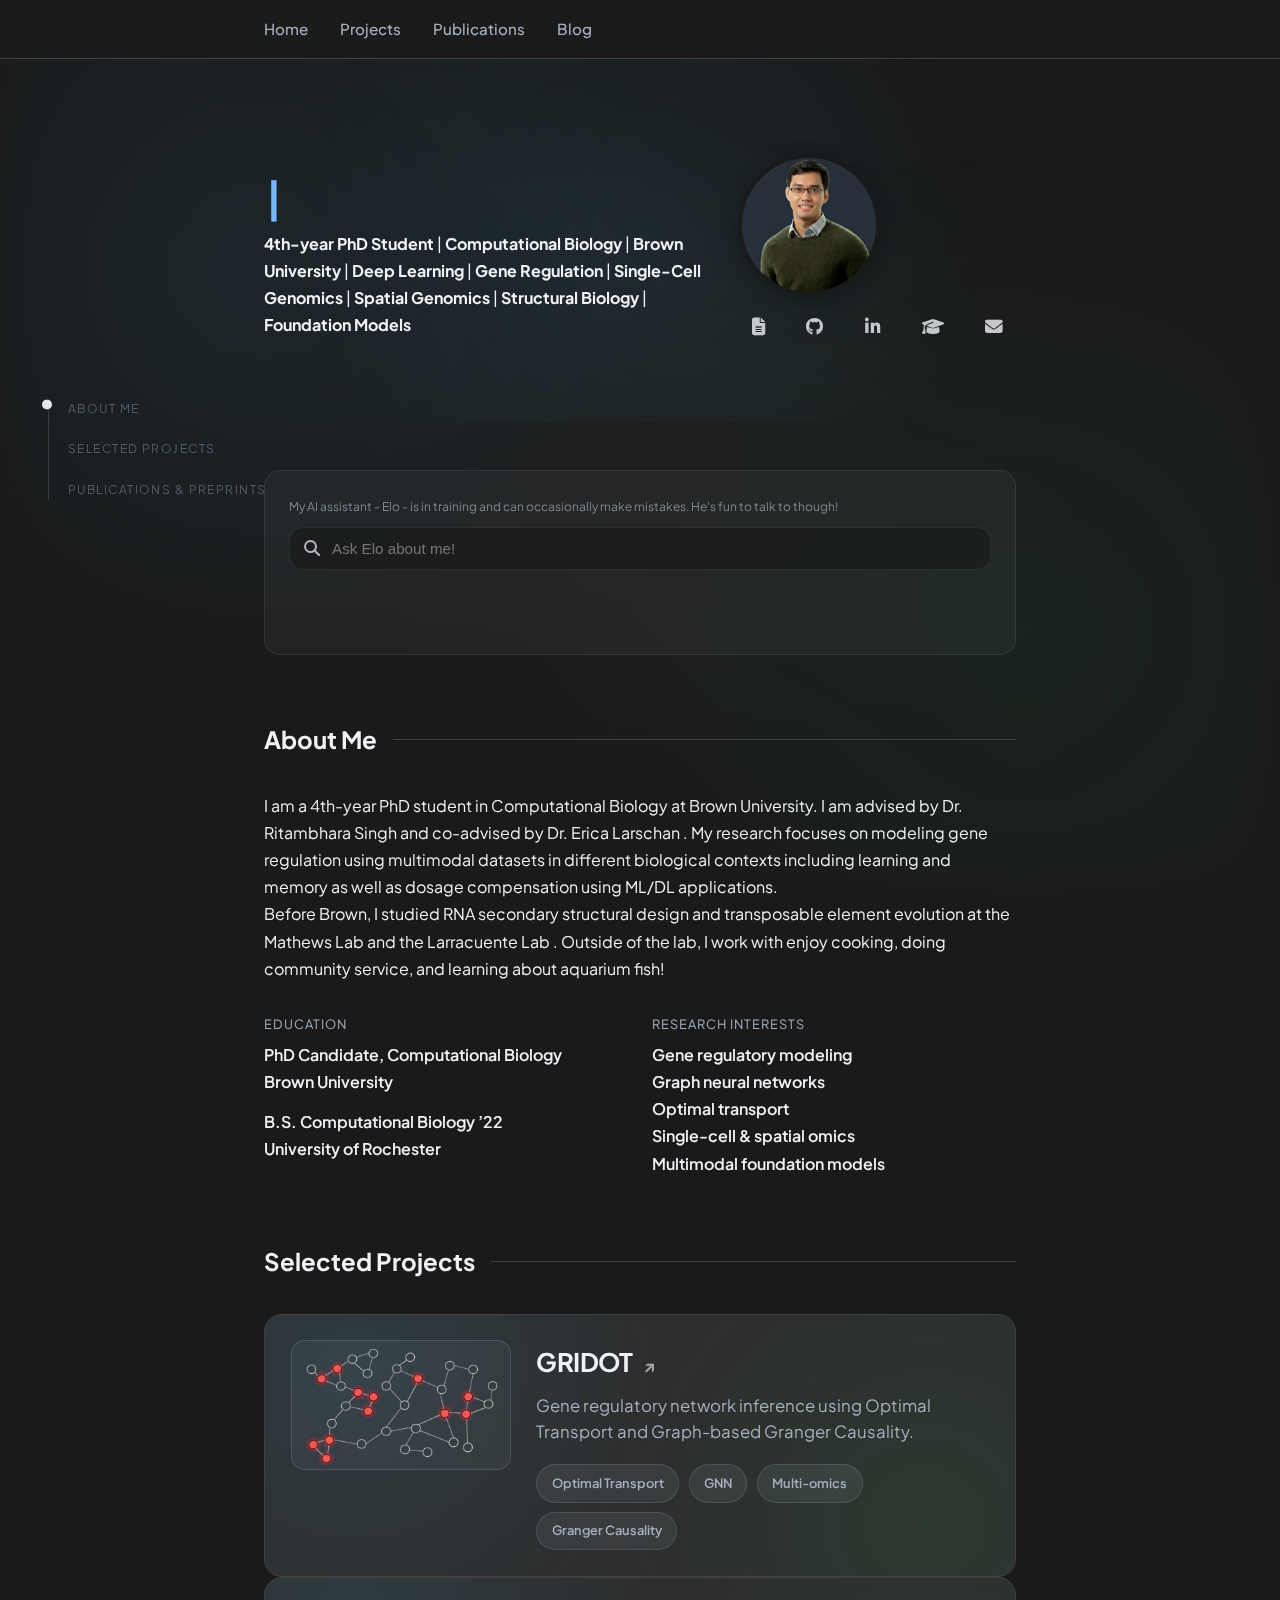
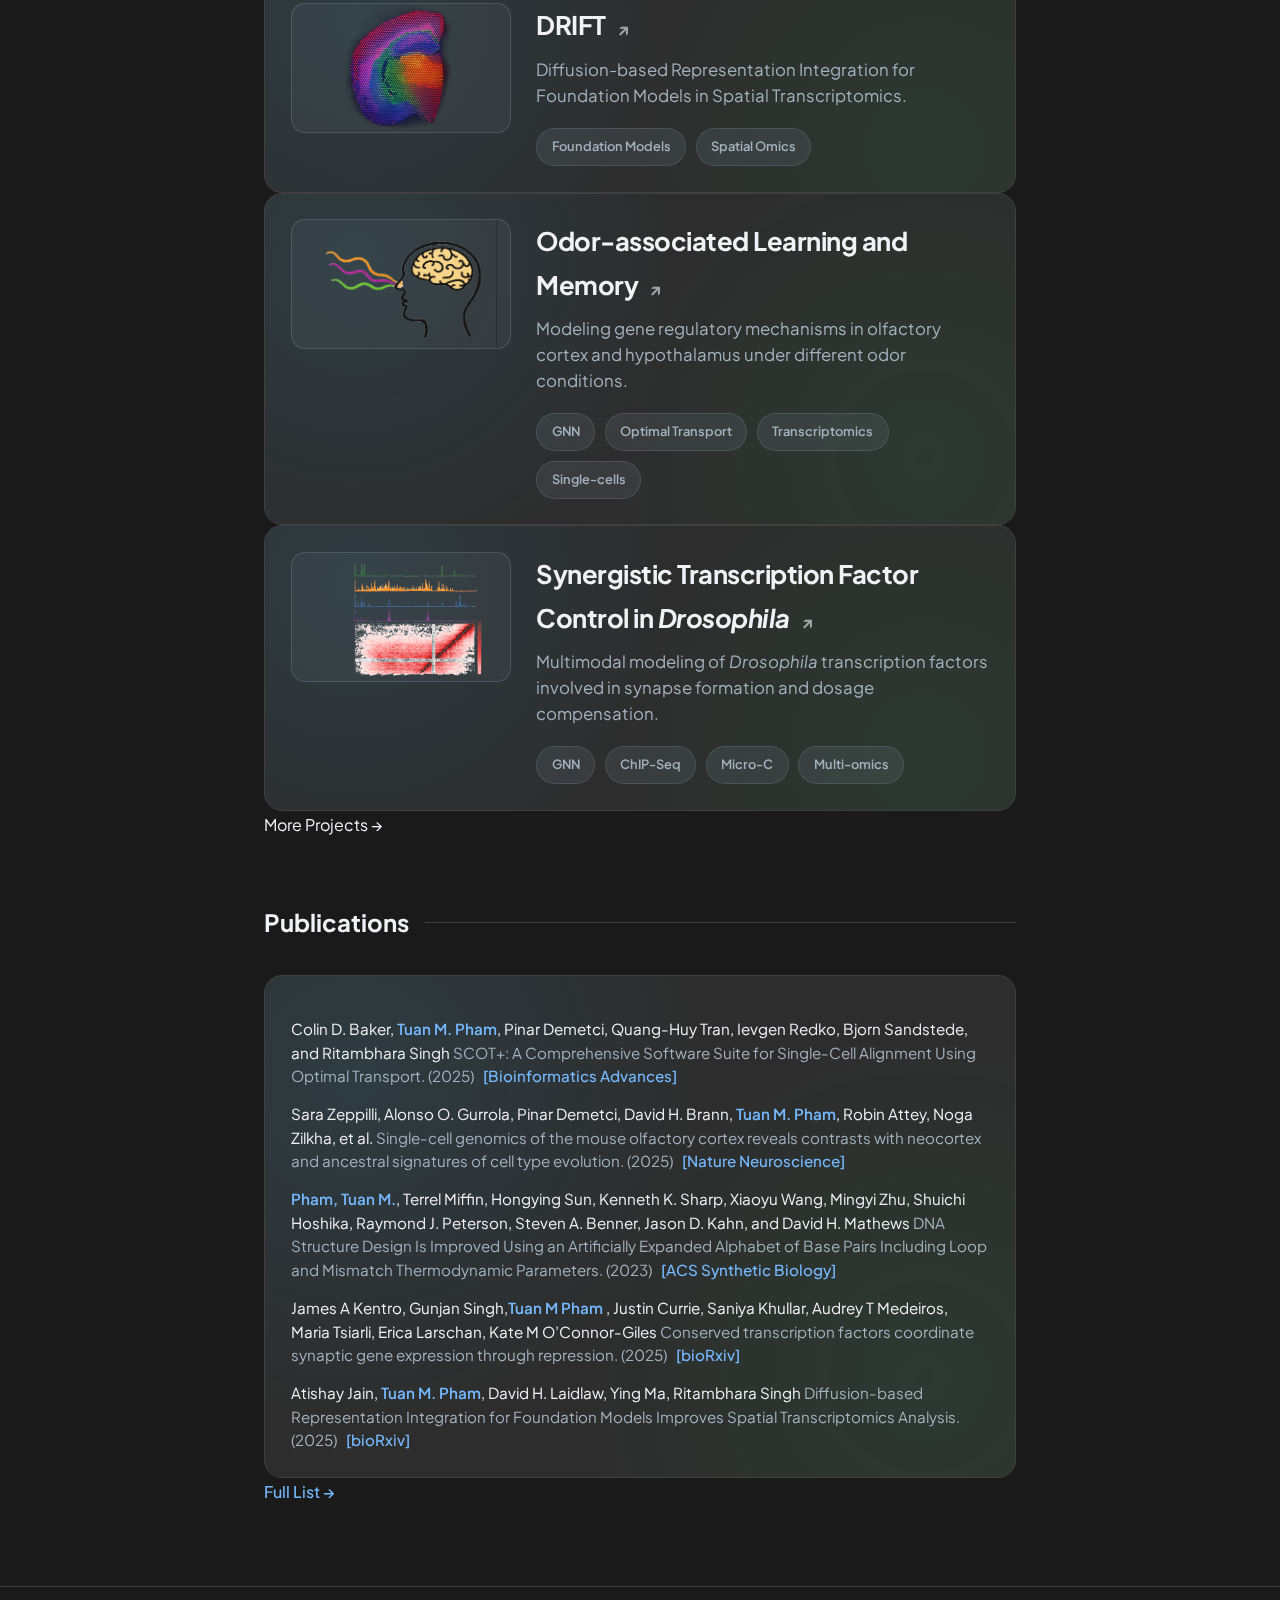
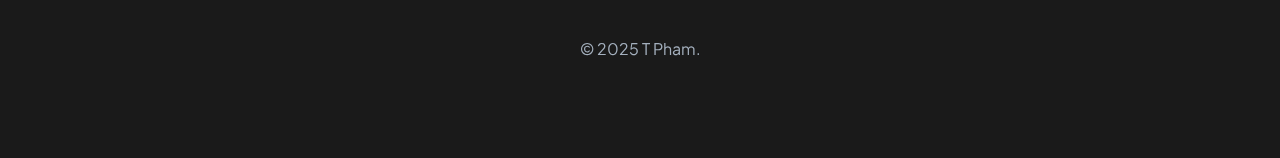
<file: index.html>
<!DOCTYPE html>
<html lang="en" data-theme="dark">
<head>
    <meta charset="UTF-8">
    <meta name="viewport" content="width=device-width, initial-scale=1.0">
    <meta name="description" content="Tuan Pham is a PhD candidate at Brown University researching AI-driven gene regulation, single-cell and spatial transcriptomics, graph neural networks, and optimal transport.">    <meta name="keywords" content="Tuan Pham, computational biology, gene regulation, single-cell RNA-seq, spatial transcriptomics, graph neural networks, optimal transport, Brown University">
    <meta name="google-site-verification" content="8T6PSIHGzjIeYradjfY4LCrWl0EtOwzNRsQygCxpl6g" />
    <title>Tuan Pham | Computational Biology</title>

    <link rel="icon" href="/DNA_sequence.png" type="image/png" sizes="32x32">

    <link rel="stylesheet" href="style.css">
    <link rel="stylesheet" href="https://cdnjs.cloudflare.com/ajax/libs/font-awesome/6.4.0/css/all.min.css">
    <link href="https://fonts.googleapis.com/css2?family=Plus+Jakarta+Sans:wght@400;500;600;700&display=swap" rel="stylesheet">
<script type="application/ld+json">
{
  "@context": "https://schema.org",
  "@type": "Person",
  "name": "Tuan Pham",
  "givenName": "Tuan",
  "familyName": "Pham",
  "url": "https://tu4n-ph4m.github.io/",
  "image": "https://tu4n-ph4m.github.io/profile.png",
  "jobTitle": "PhD Candidate in Computational Molecular Biology",
  "affiliation": {
    "@type": "CollegeOrUniversity",
    "name": "Brown University",
    "url": "https://www.brown.edu/"
  },
  "knowsAbout": [
    "Gene regulation",
    "Single-cell RNA-seq",
    "Spatial transcriptomics",
    "Graph neural networks",
    "Optimal transport",
    "Multimodal genomics",
    "Foundation models"
  ],
  "sameAs": [
    "https://github.com/Tu4n-ph4m",
    "https://www.linkedin.com/in/tuan-pham-331a981a5/",
    "https://scholar.google.com/citations?user=OcCne5IAAAAJ&hl=en"
  ]
}
</script>


</head>
<body>

   <nav class="navbar">
  <div class="nav-container">


    <div class="nav-menu">
        <a href="#home" class="nav-link">Home</a>
        <a href="projects.html" class="nav-link">Projects</a>
        <a href="publications.html" class="nav-link">Publications</a>

        <a href="#blog" class="nav-link">Blog</a>

      <!-- <button id="theme-toggle" aria-label="Toggle Dark Mode">
        <i class="fas fa-sun"></i>
      </button> -->
    </div>    
  </div>
</nav>
    
<nav class="toc" aria-label="Section navigation">

    <div id="floating-profile" aria-label="Profile quick access">
      <div class="fp-left">
        <div class="fp-name">Tuan Pham</div>
        <div class="fp-socials" aria-label="Social links">
            <a href="cv.pdf" target="_blank" aria-label="Curriculum Vitae">
              <i class="fas fa-file-lines"></i>
            </a>

          <a href="https://github.com/Tu4n-ph4m" target="_blank" rel="noopener" aria-label="GitHub">
            <i class="fab fa-github"></i>
          </a>
          <a href="https://www.linkedin.com/in/tuan-pham-331a981a5/" target="_blank" rel="noopener" aria-label="LinkedIn">
            <i class="fab fa-linkedin-in"></i>
          </a>
          <a href="https://scholar.google.com/citations?user=OcCne5IAAAAJ&hl=en" target="_blank" rel="noopener" aria-label="Google Scholar">
            <i class="fas fa-graduation-cap"></i>
          </a>
        <a href="mailto:tuan_pham@brown.edu" aria-label="Email">
              <i class="fas fa-envelope"></i>
            </a>

        </div>
      </div>
    </div>


    
  <div class="toc-indicator"></div>

  <a href="#about" data-section="about">About Me</a>
  <a href="#selected_projects" data-section="selected_projects">Selected Projects</a>
  <a href="#publications" data-section="publications">Publications & Preprints</a>
  
</nav>



    <main class="container fade-in">
        
        <section id="home" class="hero">
            <div class="hero-text">
                <h1>
                  <span id="typed-text"></span><span class="cursor">|</span>
                </h1>
               <p class="hero-identity">
  <strong>4th-year PhD Student</strong> |
  <strong>Computational  Biology</strong> |
  <strong>Brown University</strong> |
  <strong>Deep Learning</strong> |
  <strong>Gene Regulation</strong> |
  <strong>Single-Cell Genomics</strong> |
  <strong>Spatial Genomics</strong> |
  <strong>Structural Biology</strong> |
  <strong>Foundation Models</strong>
</p>


                
                
             
            </div>
         <div class="hero-image">
          <img src="profile.png" alt="Tuan Pham" class="profile-img">
             <!-- <div class="hero-caption">
            Computational Biologist
          </div> -->
        
          <div class="socials hero-socials">
            <a href="cv.pdf" target="_blank" aria-label="Curriculum Vitae">
                  <i class="fas fa-file-lines"></i>
                </a>

              
            <a href="https://github.com/Tu4n-ph4m" target="_blank" aria-label="GitHub">
              <i class="fab fa-github"></i>
            </a>
            <a href="https://www.linkedin.com/in/tuan-pham-331a981a5/" target="_blank" rel="noopener" aria-label="LinkedIn">
              <i class="fab fa-linkedin-in"></i>
            </a>
            <a href="https://scholar.google.com/citations?user=OcCne5IAAAAJ&hl=en" target="_blank" aria-label="Google Scholar">
              <i class="fas fa-graduation-cap"></i>
            </a>
          <a href="mailto:tuan_pham@brown.edu" aria-label="Email">
              <i class="fas fa-envelope"></i>
            </a>

          </div>
        </div>

        </section>

<section id="assistant-canvas">
  <div class="assistant-shell">
   <p class="assistant-disclaimer">
<!-- Note: This assistant is still learning and may occasionally make mistakes, but it’s fun to interact with. -->
   My AI assistant - Elo - is in training and can occasionally make mistakes. He's fun to talk to though!
   </p>

<form id="assistant-bar" role="search" aria-label="Ask the assistant">
  <i class="fas fa-magnifying-glass" aria-hidden="true"></i>

  <input
    type="text"
    id="assistant-input"
    placeholder="Ask Elo about me!"
    autocomplete="off"
  />
</form>

    <div id="assistant-panel">
      <div id="messages" class="messages"></div>
    </div>
  </div>
</section>

 <section id="about">
             <div class="section-header">
                <h2>About Me</h2>
                <div class="line"></div>
            </div>
            <div class="about-content">
             <p>
I am a 4th-year PhD student in Computational Biology at Brown University. I am advised by
<a href="https://rsinghlab.org" target="_blank" rel="noopener">
  Dr. Ritambhara Singh
</a>
and co-advised by
<a href="https://www.larschanlab.com" target="_blank" rel="noopener">
  Dr. Erica Larschan
</a>.
My research focuses on modeling gene regulation using multimodal datasets in different biological contexts including learning and memory as well as dosage compensation using ML/DL applications.<br>
Before Brown, I studied RNA secondary structural design  and transposable element evolution at the
<a href="https://rna.urmc.rochester.edu/index.html" target="_blank" rel="noopener">
  Mathews Lab
</a>
and the
<a href="https://blogs.rochester.edu/larracuente/" target="_blank" rel="noopener">
  Larracuente Lab
</a>.
Outside of the lab, I work with  enjoy cooking, doing community service, and learning about aquarium fish!
</p>

                
              <div class="info-grid">
  <!-- Education -->
  <div class="info-item">
    <span class="label">Education</span>

    <span class="value">PhD Candidate, Computational Biology</span>
    <span class="value">Brown University</span>

    <span class="value" style="margin-top: 0.8rem;">
      B.S. Computational Biology ’22
    </span>
    <span class="value">University of Rochester</span>
  </div>

  <!-- Research Interests -->
  <div class="info-item">
    <span class="label">Research Interests</span>

    <span class="value">Gene regulatory modeling</span>
    <span class="value">Graph neural networks</span>
    <span class="value">Optimal transport</span>
    <span class="value">Single-cell & spatial omics</span>
    <span class="value">Multimodal foundation models</span>
  </div>
</div>

        </section>
        
        <section id="selected_projects">
            <div class="section-header">
                <h2>Selected Projects</h2>
                <div class="line"></div>
            </div>
            
          <div class="grid">
<a href="https://github.com/Tu4n-ph4m/GRIDOT"
   class="featured-project"
   target="_blank"
   rel="noopener">

  <div class="fp-thumb">
    <img src="network_no_bg.png" alt="GRIDOT visualization">
  </div>

  <div class="fp-content">
    <h3 class="fp-title">
      GRIDOT <span class="fp-arrow">↗</span>
    </h3>

    <p class="fp-desc">
      Gene regulatory network inference using Optimal Transport and
      Graph-based Granger Causality.
    </p>

    <div class="fp-tags">
      <span>Optimal Transport</span>
      <span>GNN</span>
      <span>Multi-omics</span>
      <span>Granger Causality</span>
    </div>
  </div>
</a>


</div>

</a>
<a href="https://github.com/rsinghlab/DRIFT"
   class="featured-project"
   target="_blank"
   rel="noopener">

  <div class="fp-thumb">
    <img src="brain_no_bg.png" alt="DRIFT spatial modeling">
  </div>

  <div class="fp-content">
    <h3 class="fp-title">
      DRIFT <span class="fp-arrow">↗</span>
    </h3>

    <p class="fp-desc">
      Diffusion-based Representation Integration for Foundation Models
      in Spatial Transcriptomics.
    </p>

    <div class="fp-tags">
      <span>Foundation Models</span>
      <span>Spatial Omics</span>
    </div>
  </div>
</a>
</div>
<a href="https://github.com/rsinghlab/DRIFT"
   class="featured-project"
   target="_blank"
   rel="noopener">

  <div class="fp-thumb">
    <img src="odor.png" alt="DRIFT spatial modeling">
  </div>

  <div class="fp-content">
    <h3 class="fp-title">
      Odor-associated Learning and Memory <span class="fp-arrow">↗</span>
    </h3>

    <p class="fp-desc">
      Modeling gene regulatory mechanisms in olfactory cortex and hypothalamus under different odor conditions.
    </p>

    <div class="fp-tags">
      <span>GNN</span>
      <span>Optimal Transport</span>
      <span>Transcriptomics</span>
      <span>Single-cells</span>
    </div>
  </div>
</a>

<a href="https://github.com/rsinghlab/DRIFT"
   class="featured-project"
   target="_blank"
   rel="noopener">

  <div class="fp-thumb">
    <img src="multimodal.png" alt="multimodal spatial modeling">
  </div>

  <div class="fp-content">
    <h3 class="fp-title">
      Synergistic Transcription Factor Control in <i>Drosophila</i> <span class="fp-arrow">↗</span>
    </h3>

    <p class="fp-desc">
     Multimodal modeling of <i>Drosophila</i>  transcription factors involved in synapse formation and dosage compensation.
    </p>

    <div class="fp-tags">
      <span>GNN</span>
      <span>ChIP-Seq</span>
      <span>Micro-C</span>
      <span>Multi-omics</span>

    </div>
  </div>

</a>
                
</div>
        <div class="more-projects">
          <a href="projects.html" class="more-projects-link">
            More Projects →
          </a>
        </div>

                
        </section>
<section id="publications">
  <div class="section-header">
    <h2>Publications</h2>
    <div class="line"></div>
  </div>

<div class="card">
    <p style="color: var(--text-secondary); margin-bottom: 1rem;">
    </p>

    <ul style="display: flex; flex-direction: column; gap: 0.9rem;">

        <li>
  Colin D. Baker, <strong>Tuan M. Pham</strong>, Pinar Demetci, Quang-Huy Tran,
  Ievgen Redko, Bjorn Sandstede, and Ritambhara Singh
  <em>
    SCOT+: A Comprehensive Software Suite for Single-Cell Alignment Using Optimal Transport. (2025)
  </em>
  <a
    href="https://doi.org/10.1093/bioadv/vbaf314"
    target="_blank"
    rel="noopener"
    style="color: var(--accent); margin-left: 6px;"
  >
    [Bioinformatics Advances]
  </a>
</li>
        
<li>
  Sara Zeppilli, Alonso O. Gurrola, Pinar Demetci, David H. Brann,
  <strong>Tuan M. Pham</strong>, Robin Attey, Noga Zilkha, et al.
  <em>
    Single-cell genomics of the mouse olfactory cortex reveals contrasts with neocortex
    and ancestral signatures of cell type evolution. (2025)
  </em>
  <a
    href="https://doi.org/10.1038/s41593-025-01924-3"
    target="_blank"
    rel="noopener"
    style="color: var(--accent); margin-left: 6px;"
  >
    [Nature Neuroscience]
  </a>
  
<li>
  <strong>Pham, Tuan M.</strong>, Terrel Miffin, Hongying Sun, Kenneth K. Sharp,
  Xiaoyu Wang, Mingyi Zhu, Shuichi Hoshika, Raymond J. Peterson,
  Steven A. Benner, Jason D. Kahn, and David H. Mathews
  <em>
    DNA Structure Design Is Improved Using an Artificially Expanded Alphabet of Base Pairs
    Including Loop and Mismatch Thermodynamic Parameters. (2023)
  </em>
  <a
    href="https://doi.org/10.1021/acssynbio.3c00358"
    target="_blank"
    rel="noopener"
    style="color: var(--accent); margin-left: 6px;"
  >
    [ACS Synthetic Biology]
  </a>
</li>




        
    <li>
James A Kentro, Gunjan Singh,<strong>Tuan M Pham </strong> , Justin Currie, Saniya Khullar, Audrey T Medeiros, Maria Tsiarli, Erica Larschan, Kate M O’Connor-Giles  <em>
    Conserved transcription factors coordinate synaptic gene expression through repression. (2025)
  </em>
  <a
    href="https://www.biorxiv.org/content/10.1101/2024.10.30.621128v3"
    target="_blank"
    rel="noopener"
    style="color: var(--accent); margin-left: 6px;"
  >
    [bioRxiv]
  </a>
</li>

    <li>
  Atishay Jain, <strong>Tuan M. Pham</strong>, David H. Laidlaw, Ying Ma, Ritambhara Singh
  <em>
    Diffusion-based Representation Integration for Foundation Models Improves Spatial Transcriptomics Analysis. (2025)
  </em>
  <a
    href="https://www.biorxiv.org/content/10.1101/2025.11.20.689624v1"
    target="_blank"
    rel="noopener"
    style="color: var(--accent); margin-left: 6px;"
  >
    [bioRxiv]
  </a>
</li>


     
    </ul>
  </div>
    <div class="more-projects">
  <a href="publications.html" class="more-projects-link">
    Full List →
  </a>
</div>

</section>


       

    </main>

    <footer>
      
        <p>&copy; 2025 T Pham.</p>
    </footer>

      
        
            <!-- Reuse your existing messages container -->
            <div id="messages" class="messages"></div>
          </div>
        </div>
        
        <script src="script.js"></script>
        <script src="chat.js"></script>



</body>
</html>
</file>
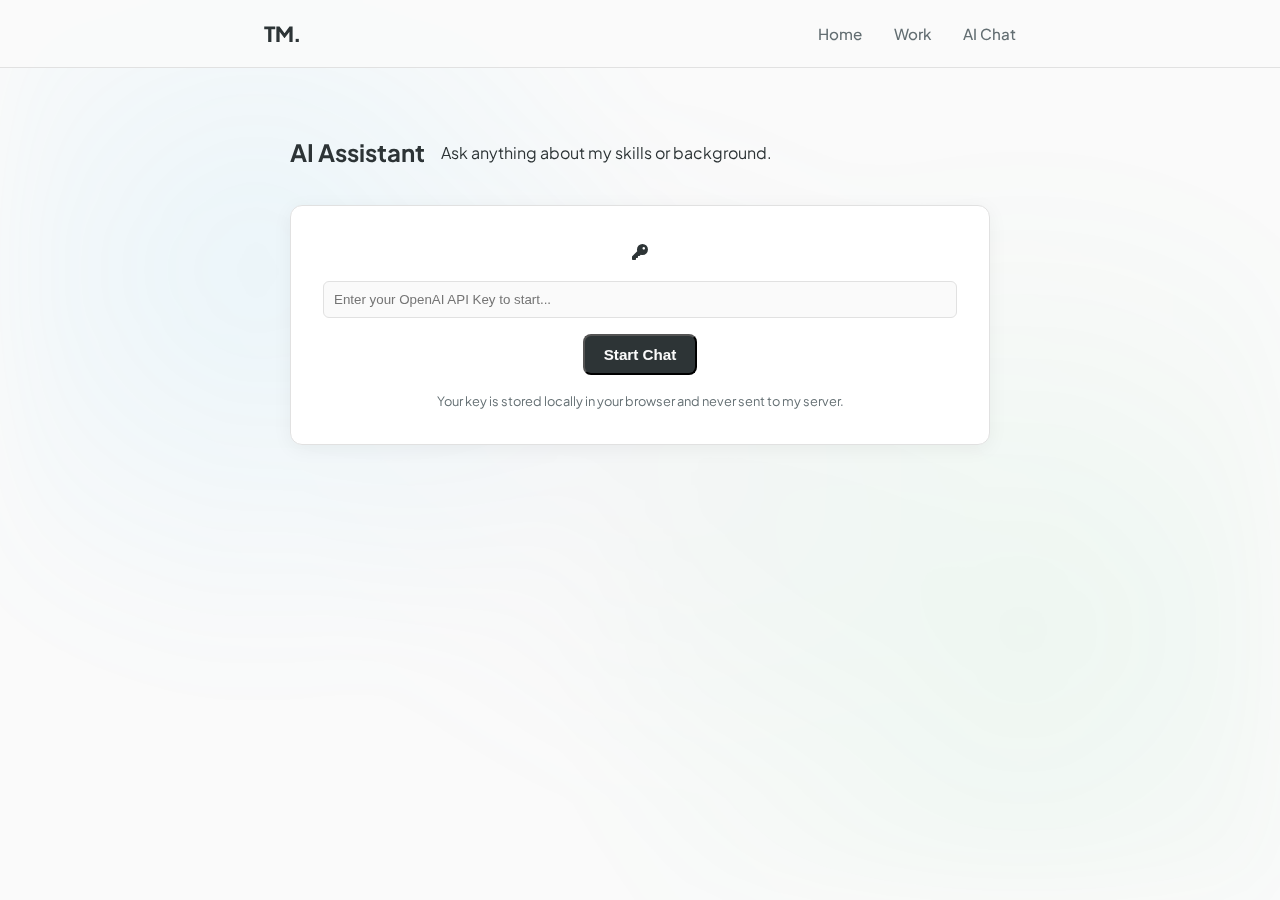
<file: chat.html>
<!DOCTYPE html>
<html lang="en" data-theme="light">
<head>
    <meta charset="UTF-8">
    <meta name="viewport" content="width=device-width, initial-scale=1.0">
    <title>Chat with AI | Tu4n-ph4m</title>
    <link rel="stylesheet" href="style.css">
    <link rel="stylesheet" href="https://cdnjs.cloudflare.com/ajax/libs/font-awesome/6.4.0/css/all.min.css">
    <link href="https://fonts.googleapis.com/css2?family=Plus+Jakarta+Sans:wght@400;500;600;700&display=swap" rel="stylesheet">
</head>
<body>

    <nav class="navbar">
        <div class="nav-container">
            <a href="index.html" class="logo">TM.</a>
            <div class="nav-menu">
                <a href="index.html" class="nav-link">Home</a>
                <a href="index.html#projects" class="nav-link">Work</a>
                <a href="#" class="nav-link active">AI Chat</a>
            </div>
        </div>
    </nav>

    <main class="container fade-in">
        <section class="chat-section">
            <div class="section-header">
                <h2>AI Assistant</h2>
                <p>Ask anything about my skills or background.</p>
            </div>

            <div id="key-container" class="key-input-box">
                <i class="fas fa-key"></i>
                <input type="password" id="api-key" placeholder="Enter your OpenAI API Key to start...">
                <button id="save-key-btn" class="btn primary-btn">Start Chat</button>
                <p class="tiny-text">Your key is stored locally in your browser and never sent to my server.</p>
            </div>

            <div class="chat-window" id="chat-window" style="display: none;">
                <div class="messages" id="messages">
                    <div class="message bot-message">
                        <div class="avatar"><i class="fas fa-robot"></i></div>
                        <div class="text">Hello! I'm Tu4n-ph4m's AI assistant. Ask me about his projects, skills, or experience!</div>
                    </div>
                </div>
                
               <div class="chat-input-area">
                  <input
                    type="text"
                    id="user-input"
                    placeholder="Type a message and press Enter…"
                  >
                </div>

            </div>
        </section>
    </main>

    <script src="chat.js"></script>
</body>
</html>
</file>
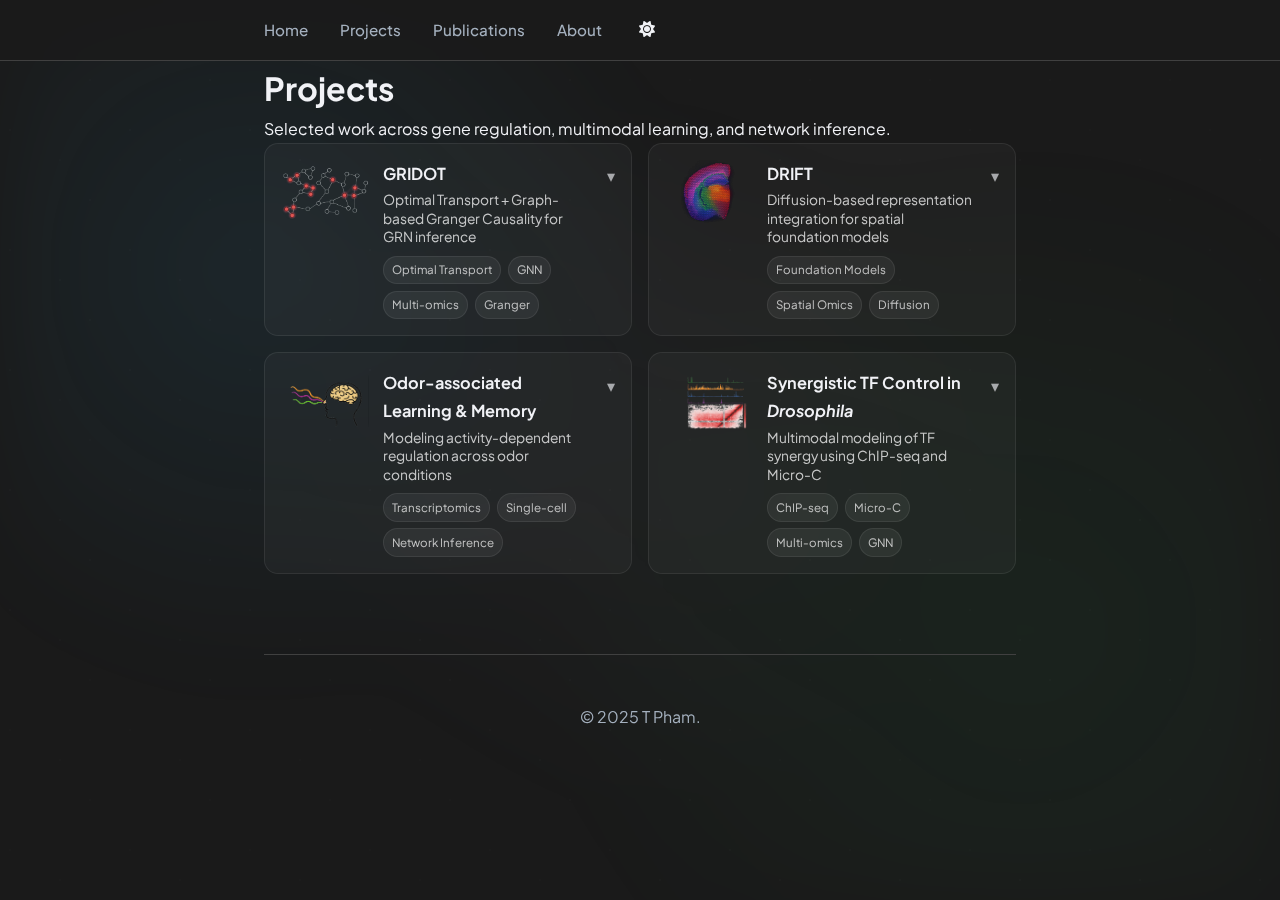
<file: projects.html>
<!DOCTYPE html>
<html lang="en" data-theme="dark">
<head>
  <meta charset="UTF-8" />
  <meta name="viewport" content="width=device-width, initial-scale=1.0" />
  <title>Tuan Pham | Projects</title>

  <!-- Global styles -->
  <link rel="stylesheet" href="style.css" />
  <!-- Projects-only overrides -->
  <link rel="stylesheet" href="projects.css" />

  <link rel="stylesheet" href="https://cdnjs.cloudflare.com/ajax/libs/font-awesome/6.4.0/css/all.min.css" />
  <link href="https://fonts.googleapis.com/css2?family=Plus+Jakarta+Sans:wght@400;500;600;700&display=swap" rel="stylesheet" />
</head>

<body>
  <!-- Top Navbar -->
  <nav class="navbar">
    <div class="nav-container">
      <div class="nav-menu">
        <a href="index.html#home" class="nav-link">Home</a>
        <a href="projects.html" class="nav-link">Projects</a>
        <a href="index.html#publications" class="nav-link">Publications</a>
        <a href="index.html#about" class="nav-link">About</a>

        <button id="theme-toggle" aria-label="Toggle Dark Mode">
          <i class="fas fa-sun"></i>
        </button>
      </div>
    </div>
  </nav>

  <main class="container fade-in page">
    <header class="page-header">
      <h1>Projects</h1>
      <p class="page-subtitle">
        Selected work across gene regulation, multimodal learning, and network inference.
      </p>
    </header>

    <!-- Projects grid -->
    <section class="projects-grid" aria-label="Projects">

      <!-- Project 1 -->
      <details class="project" id="gridot">
        <summary class="project-card">
          <div class="pc-thumb">
            <img src="network_no_bg.png" alt="GRIDOT visualization" />
          </div>

          <div class="pc-main">
            <h3 class="pc-title">GRIDOT</h3>
            <p class="pc-subtitle">Optimal Transport + Graph-based Granger Causality for GRN inference</p>

            <div class="pc-tags" aria-label="Tags">
              <span>Optimal Transport</span>
              <span>GNN</span>
              <span>Multi-omics</span>
              <span>Granger</span>
            </div>
          </div>

          <div class="pc-chev" aria-hidden="true">▾</div>
        </summary>

        <div class="project-panel">
          <p class="pp-desc">
            Gene regulatory network inference using Optimal Transport alignment coupled with graph-based Granger
            causality to recover directed regulatory interactions across conditions and time.
          </p>

          <ul class="pp-bullets">
            <li>Aligns distributions across conditions to stabilize downstream causal estimation.</li>
            <li>Infers directed edges with interpretable causal scores.</li>
            <li>Designed for noisy, high-dimensional omics regimes.</li>
          </ul>

          <div class="pp-links" aria-label="Links">
            <a class="pp-btn" href="https://github.com/Tu4n-ph4m/GRIDOT" target="_blank" rel="noopener">GitHub ↗</a>
          </div>
        </div>
      </details>

      <!-- Project 2 -->
      <details class="project" id="drift">
        <summary class="project-card">
          <div class="pc-thumb">
            <img src="brain_no_bg.png" alt="DRIFT spatial modeling" />
          </div>

          <div class="pc-main">
            <h3 class="pc-title">DRIFT</h3>
            <p class="pc-subtitle">Diffusion-based representation integration for spatial foundation models</p>

            <div class="pc-tags" aria-label="Tags">
              <span>Foundation Models</span>
              <span>Spatial Omics</span>
              <span>Diffusion</span>
            </div>
          </div>

          <div class="pc-chev" aria-hidden="true">▾</div>
        </summary>

        <div class="project-panel">
          <p class="pp-desc">
            Diffusion-based Representation Integration for Foundation Models in Spatial Transcriptomics: improves the
            coherence of embeddings and downstream spatial tasks using diffusion-driven smoothing and integration.
          </p>

          <ul class="pp-bullets">
            <li>Enhances neighborhood consistency while preserving biological variation.</li>
            <li>Supports robust downstream clustering and spatial pattern recovery.</li>
          </ul>

          <div class="pp-links" aria-label="Links">
            <a class="pp-btn" href="https://github.com/rsinghlab/DRIFT" target="_blank" rel="noopener">GitHub ↗</a>
          </div>
        </div>
      </details>

      <!-- Project 3 -->
      <details class="project" id="odor">
        <summary class="project-card">
          <div class="pc-thumb">
            <img src="odor.png" alt="Odor-associated learning and memory" />
          </div>

          <div class="pc-main">
            <h3 class="pc-title">Odor-associated Learning &amp; Memory</h3>
            <p class="pc-subtitle">Modeling activity-dependent regulation across odor conditions</p>

            <div class="pc-tags" aria-label="Tags">
              <span>Transcriptomics</span>
              <span>Single-cell</span>
              <span>Network Inference</span>
            </div>
          </div>

          <div class="pc-chev" aria-hidden="true">▾</div>
        </summary>

        <div class="project-panel">
          <p class="pp-desc">
            Modeling gene regulatory mechanisms in olfactory cortex and hypothalamus under distinct odor paradigms,
            focusing on activity-dependent programs and candidate regulators.
          </p>

          <ul class="pp-bullets">
            <li>Contrasts condition-specific transcriptional programs.</li>
            <li>Prioritizes candidate regulators for follow-up.</li>
          </ul>

          <div class="pp-links" aria-label="Links">
            <!-- Replace with your actual link when available -->
            <a class="pp-btn" href="index.html#contact">Contact for details</a>
          </div>
        </div>
      </details>

      <!-- Project 4 -->
      <details class="project" id="drosophila">
        <summary class="project-card">
          <div class="pc-thumb">
            <img src="multimodal.png" alt="Synergistic TF control in Drosophila" />
          </div>

          <div class="pc-main">
            <h3 class="pc-title">Synergistic TF Control in <i>Drosophila</i></h3>
            <p class="pc-subtitle">Multimodal modeling of TF synergy using ChIP-seq and Micro-C</p>

            <div class="pc-tags" aria-label="Tags">
              <span>ChIP-seq</span>
              <span>Micro-C</span>
              <span>Multi-omics</span>
              <span>GNN</span>
            </div>
          </div>

          <div class="pc-chev" aria-hidden="true">▾</div>
        </summary>

        <div class="project-panel">
          <p class="pp-desc">
            Multimodal modeling of <i>Drosophila</i> transcription factors involved in synapse formation and dosage
            compensation, integrating sequence, binding, and 3D genome features for interpretable prediction.
          </p>

          <ul class="pp-bullets">
            <li>Combines binding profiles with 3D contact structure.</li>
            <li>Targets interpretable TF interactions and combinatorial effects.</li>
          </ul>

          <div class="pp-links" aria-label="Links">
            <!-- Replace with your actual link when available -->
            <a class="pp-btn" href="index.html#contact">Contact for details</a>
          </div>
        </div>
      </details>

    </section>

    <footer class="page-footer">
      <p>&copy; 2025 T Pham.</p>
    </footer>
  </main>

  <script src="script.js"></script>

  <!-- Optional: only one project open at a time -->
  <script>
    document.querySelectorAll(".project").forEach(d => {
      d.addEventListener("toggle", () => {
        if (!d.open) return;
        document.querySelectorAll(".project").forEach(other => {
          if (other !== d) other.open = false;
        });
      });
    });
  </script>
<script>
  const prefersReduced = window.matchMedia("(prefers-reduced-motion: reduce)").matches;
  const items = Array.from(document.querySelectorAll(".project"));

  const DURATION = prefersReduced ? 0 : 1000;
  const EASING_OPEN = "cubic-bezier(0.16, 1, 0.3, 1)";   // smooth “spring-ish”
  const EASING_CLOSE = "cubic-bezier(0.4, 0, 0.2, 1)";

  function animate(detailsEl, opening) {
    const panel = detailsEl.querySelector(".project-panel");
    if (!panel) return;

    // Cancel any in-flight animation
    if (panel._anim) panel._anim.cancel();

    panel.style.overflow = "hidden";

    // Ensure we can measure content height reliably
    const startHeight = opening ? 0 : panel.getBoundingClientRect().height;

    // If opening, set open=true before measuring the target height
    if (opening) detailsEl.open = true;

    // Target height is the full content height
    const endHeight = opening ? panel.scrollHeight : 0;

    // Set explicit start height so animation is deterministic
    panel.style.height = startHeight + "px";

    // Force reflow so the browser commits start height
    panel.getBoundingClientRect();

    panel._anim = panel.animate(
      [
        { height: startHeight + "px", opacity: opening ? 0 : 1, transform: opening ? "translateY(-8px)" : "translateY(0)" },
        { height: endHeight + "px", opacity: opening ? 1 : 0, transform: opening ? "translateY(0)" : "translateY(-8px)" }
      ],
      {
        duration: DURATION,
        easing: opening ? EASING_OPEN : EASING_CLOSE,
        fill: "forwards"
      }
    );

    panel._anim.onfinish = () => {
      panel._anim = null;

      // Clean up inline styles so layout remains responsive
      panel.style.overflow = "";
      panel.style.opacity = "";
      panel.style.transform = "";
      panel.style.height = "";

      if (!opening) detailsEl.open = false;
    };

    panel._anim.oncancel = () => {
      panel._anim = null;
    };
  }

  items.forEach(d => {
    d.addEventListener("click", (e) => {
      // Let links work
      if (e.target.closest("a")) return;

      // Control toggling ourselves for smoother animation
      if (e.target.closest("summary")) e.preventDefault();

      const opening = !d.open;

      // Close others (accordion)
      items.forEach(other => {
        if (other !== d && other.open) animate(other, false);
      });

      animate(d, opening);
    });
  });
</script>



  
</body>
</html>
</file>
<file: style.css>
/* --- Variables --- */
:root {
    /* Light Mode */
    --bg-color: #fafafa; /* Softer than pure white */
    --text-color: #2d3436;
    --text-secondary: #636e72;
    --accent: #0984e3; /* Nice professional blue */
    --accent-hover: #74b9ff;
    --card-bg: #ffffff;
    --border: #e1e1e1;
    --nav-bg: rgba(250, 250, 250, 0.8); /* Translucent */
    --shadow: 0 4px 20px rgba(0, 0, 0, 0.05);
}


[data-theme="dark"] {
    /* Dark Mode - Soft Darks, not pitch black */
    --bg-color: #1a1a1a;
    --text-color: #f1f2f6;
    --text-secondary: #a4b0be;
    --accent: #74b9ff;
    --accent-hover: #0984e3;
    --card-bg: #2d2d2d;
    --border: #404040;
    --nav-bg: rgba(26, 26, 26, 0.8);
    --shadow: 0 4px 20px rgba(0, 0, 0, 0.3);
}

/* --- Global Reset --- */
* {
    margin: 0;
    padding: 0;
    box-sizing: border-box;
    transition: background-color 0.3s ease, color 0.3s ease, border-color 0.3s ease;
}

body {
    font-family: 'Plus Jakarta Sans', sans-serif;
    background-color: var(--bg-color);
    color: var(--text-color);
    line-height: 1.7;
    -webkit-font-smoothing: antialiased;
}

a { text-decoration: none; color: inherit; }
ul { list-style: none; }

/* --- Layout --- */
.container {
    max-width: 800px;
    margin: 0 auto;
    padding: 0 1.5rem;
}

/* --- Animations --- */
.fade-in {
    animation: fadeIn 0.8s ease-in-out;
}

@keyframes fadeIn {
    from { opacity: 0; transform: translateY(10px); }
    to { opacity: 1; transform: translateY(0); }
}

/* --- Navbar (Glassmorphism) --- */
.navbar {
    position: sticky;
    top: 0;
    z-index: 100;
    backdrop-filter: blur(12px); /* The blur effect */
    background: var(--nav-bg);
    border-bottom: 1px solid var(--border);
    padding: 1rem 0;
}

.nav-container {
    max-width: 800px;
    margin: 0 auto;
    padding: 0 1.5rem;
    display: flex;
    justify-content: space-between;
    align-items: center;
}

.logo {
    font-weight: 800;
    font-size: 1.3rem;
    letter-spacing: -0.5px;
}

.nav-menu {
    display: flex;
    gap: 2rem;
    align-items: center;
}

.nav-link {
    font-size: 0.95rem;
    font-weight: 500;
    color: var(--text-secondary);
    transition: color 0.2s;
}

.nav-link:hover { color: var(--accent); }

#theme-toggle {
    background: transparent;
    border: none;
    color: var(--text-color);
    cursor: pointer;
    font-size: 1rem;
    padding: 5px;
    border-radius: 50%;
    transition: transform 0.2s;
}

#theme-toggle:hover { transform: rotate(15deg); }

/* --- Hero Section --- */
.hero {
    padding: 6rem 0 4rem;
    display: flex;
    flex-direction: column-reverse; /* Image top on mobile */
    align-items: center;
    gap: 2rem;
    text-align: center;
}

@media (min-width: 600px) {
    .hero {
        flex-direction: row;
        text-align: left;
        justify-content: space-between;
    }
}

.hero h1 {
    font-size: 2.5rem;
    line-height: 1.2;
    margin-bottom: 0.5rem;
    letter-spacing: -1px;
}

.highlight { color: var(--accent); }

.tagline {
    font-size: 1.1rem;
    color: var(--text-secondary);
    margin-bottom: 2rem;
}

.profile-img {
    width: 140px;
    height: 140px;
    border-radius: 50%;
    object-fit: cover;
    border: 3px solid var(--bg-color);
    box-shadow: var(--shadow);
}

/* Buttons */
.hero-buttons {
    display: flex;
    gap: 1rem;
    justify-content: center;
}
@media (min-width: 600px) { .hero-buttons { justify-content: flex-start; } }

.btn {
    padding: 0.6rem 1.2rem;
    border-radius: 8px;
    font-weight: 600;
    font-size: 0.95rem;
    transition: transform 0.2s, box-shadow 0.2s;
}

.primary-btn {
    background: var(--text-color);
    color: var(--bg-color);
}

.secondary-btn {
    background: transparent;
    border: 1px solid var(--border);
    color: var(--text-color);
}

.btn:hover {
    transform: translateY(-2px);
    box-shadow: 0 4px 12px rgba(0,0,0,0.1);
}

/* --- Section Headers --- */
.section-header {
    display: flex;
    align-items: center;
    gap: 1rem;
    margin: 4rem 0 2rem;
}

.section-header h2 { font-size: 1.5rem; white-space: nowrap; }
.line { width: 100%; height: 1px; background: var(--border); }

/* --- Projects Grid --- */
.grid {
    display: grid;
    grid-template-columns: repeat(auto-fit, minmax(280px, 1fr));
    gap: 1.5rem;
}

/* ===== Project Card Hover Frame ===== */
.card {
  border: 1px solid var(--border);
  transition:
    transform 0.25s ease,
    border-color 0.25s ease,
    box-shadow 0.25s ease;
}

.card:hover {
  transform: translateY(-4px);
  border-color: var(--accent);
  box-shadow: 0 8px 30px rgba(116, 185, 255, 0.18);
}

.card-icon {
    font-size: 1.5rem;
    color: var(--accent);
    margin-bottom: 1rem;
}

.card h3 { margin-bottom: 0.5rem; font-size: 1.2rem; }
.card p { color: var(--text-secondary); font-size: 0.95rem; flex-grow: 1; margin-bottom: 1.5rem; }

.tags span {
    font-size: 0.75rem;
    background: var(--bg-color);
    border: 1px solid var(--border);
    padding: 4px 10px;
    border-radius: 20px;
    margin-right: 5px;
    font-weight: 600;
    color: var(--text-secondary);
}

/* --- About Grid --- */
.info-grid {
    margin-top: 2rem;
    display: grid;
    grid-template-columns: repeat(auto-fit, minmax(200px, 1fr));
    gap: 1.5rem;
}

.info-item { display: flex; flex-direction: column; }
.label { font-size: 0.8rem; color: var(--text-secondary); text-transform: uppercase; letter-spacing: 1px; margin-bottom: 5px; }
.value { font-weight: 600; }

/* --- Footer --- */
footer {
    margin-top: 5rem;
    padding: 3rem 0;
    text-align: center;
    border-top: 1px solid var(--border);
    color: var(--text-secondary);
}

.socials {
    margin-bottom: 1rem;
    font-size: 1.4rem;
}

.socials a {
    margin: 0 0.8rem;
    color: var(--text-color);
    transition: color 0.2s;
}

.socials a:hover { color: var(--accent); }
/* --- Chat Page Styles --- */
.chat-section {
    max-width: 700px;
    margin: 4rem auto;
}

/* Key Input Box */
.key-input-box {
    background: var(--card-bg);
    padding: 2rem;
    border-radius: 12px;
    border: 1px solid var(--border);
    text-align: center;
    box-shadow: var(--shadow);
}

.key-input-box input {
    width: 100%;
    padding: 10px;
    margin: 1rem 0;
    border: 1px solid var(--border);
    border-radius: 6px;
    background: var(--bg-color);
    color: var(--text-color);
}

.tiny-text {
    font-size: 0.8rem;
    color: var(--text-secondary);
    margin-top: 1rem;
}

/* Chat Window */
.chat-window {
    background: var(--card-bg);
    border: 1px solid var(--border);
    border-radius: 12px;
    overflow: hidden;
    height: 500px;
    display: flex;
    flex-direction: column;
}

.messages {
    flex: 1;
    padding: 1.5rem;
    overflow-y: auto;
    display: flex;
    flex-direction: column;
    gap: 1rem;
}

.message {
    display: flex;
    gap: 10px;
    max-width: 80%;
}

.message.user-message {
    align-self: flex-end;
    flex-direction: row-reverse;
}

.message .text {
    padding: 10px 15px;
    border-radius: 10px;
    font-size: 0.95rem;
    line-height: 1.5;
}

.bot-message .text {
    background: var(--bg-color);
    border: 1px solid var(--border);
    color: var(--text-color);
}

.user-message .text {
    background: var(--accent);
    color: white;
}

.avatar {
    width: 35px;
    height: 35px;
    border-radius: 50%;
    background: var(--border);
    display: flex;
    align-items: center;
    justify-content: center;
    font-size: 0.9rem;
}

/* Chat Input Area */
.chat-input-area {
    padding: 1rem;
    border-top: 1px solid var(--border);
    display: flex;
    gap: 10px;
    background: var(--bg-color);
}

.chat-input-area input {
    flex: 1;
    padding: 10px;
    border-radius: 6px;
    border: 1px solid var(--border);
    background: var(--card-bg);
    color: var(--text-color);
}

.chat-input-area button {
    background: var(--accent);
    color: white;
    border: none;
    padding: 0 1.2rem;
    border-radius: 6px;
    cursor: pointer;
    transition: background 0.2s;
}

.chat-input-area button:hover {
    background: var(--accent-hover);
}
/* --- Chat Widget Styling --- */
#chat-launcher {
    position: fixed;
    bottom: 30px;
    right: 30px;
    width: 70px;          /* Bigger size */
    height: 70px;         /* Bigger size */
    border-radius: 50%;
    background-color: var(--accent); /* Matches your blue theme */
    color: white;
    border: none;
    font-size: 35px;      /* Bigger icon */
    cursor: pointer;
    box-shadow: 0 5px 15px rgba(0,0,0,0.3);
    z-index: 9999;        /* CRITICAL: Force it to be the top layer */
    display: flex;
    align-items: center;
    justify-content: center;
    transition: transform 0.2s;
}

#chat-launcher:hover {
    transform: scale(1.1);
}

#chat-window {
    position: fixed;
    bottom: 110px;        /* Sits above the button */
    right: 30px;
    width: 350px;
    height: 500px;
    background: var(--card-bg);
    border: 1px solid var(--border);
    border-radius: 15px;
    box-shadow: var(--shadow);
    z-index: 9999;        /* Keeps it on top */
    display: none;        /* Hidden by default */
    flex-direction: column;
    overflow: hidden;
}
/* --- Chat Tooltip Bubble --- */
#chat-tooltip {
    position: fixed;
    bottom: 40px;          /* Aligns vertically with the button */
    right: 110px;          /* Pushes it to the left of the button */
    background-color: white;
    color: #333;           /* Dark text for readability */
    padding: 10px 15px;
    border-radius: 20px 20px 0 20px; /* Rounded corners with one sharp edge */
    box-shadow: 0 5px 15px rgba(0,0,0,0.2);
    font-size: 0.9rem;
    font-weight: 600;
    z-index: 9998;         /* Sits just underneath the button layer */
    opacity: 0;            /* Start invisible */
    animation: popIn 0.5s ease-out 1s forwards; /* Wait 1s, then pop in */
    pointer-events: none;  /* Allows clicking through it if needed */
}

/* The little triangle arrow pointing to the right */
#chat-tooltip::after {
    content: '';
    position: absolute;
    bottom: 0;
    right: -10px;
    width: 0;
    height: 0;
    border-style: solid;
    border-width: 10px 0 0 10px;
    border-color: transparent transparent transparent white;
}

/* Animation to make it slide in */
@keyframes popIn {
    from { opacity: 0; transform: translateY(10px) translateX(-10px); }
    to { opacity: 1; transform: translateY(0) translateX(0); }
}
.cursor {
  display: inline-block;
  margin-left: 2px;
  color: var(--accent);
  animation: blink 1s infinite;
}

@keyframes blink {
  0%, 50%, 100% { opacity: 1; }
  25%, 75% { opacity: 0; }
}

body::before {
  content: "";
  position: fixed;
  inset: 0;
  z-index: -1;
  background:
    radial-gradient(circle at 20% 30%, rgba(56, 189, 248, 0.08) 0%, transparent 35%),
    radial-gradient(circle at 80% 70%, rgba(34, 197, 94, 0.06) 0%, transparent 40%),
    radial-gradient(circle at 50% 50%, rgba(148, 163, 184, 0.04) 0%, transparent 45%);
  filter: blur(40px);
}
body::after {
  content: "";
  position: fixed;
  inset: 0;
  z-index: -1;
  background-image: url("data:image/svg+xml,%3Csvg xmlns='http://www.w3.org/2000/svg' width='120' height='120'%3E%3Cg fill='%23ffffff' fill-opacity='0.015'%3E%3Ccircle cx='10' cy='10' r='1'/%3E%3Ccircle cx='60' cy='40' r='1'/%3E%3Ccircle cx='90' cy='80' r='1'/%3E%3C/g%3E%3C/svg%3E");
  pointer-events: none;
}
.data-divider {
  height: 60px;
  margin: 4rem 0;
  background: linear-gradient(
    to right,
    transparent,
    rgba(56, 189, 248, 0.15),
    rgba(34, 197, 94, 0.15),
    transparent
  );
  mask-image: repeating-linear-gradient(
    to right,
    black 0px,
    black 4px,
    transparent 6px,
    transparent 10px
  );
}
.hero {
  position: relative;
  overflow: hidden;
}

.hero::before {
  content: "";
  position: absolute;
  inset: -20%;
  background: radial-gradient(circle, rgba(56,189,248,0.08), transparent 60%);
  animation: float 30s ease-in-out infinite;
}

@keyframes float {
  0% { transform: translate(0, 0); }
  50% { transform: translate(-4%, 3%); }
  100% { transform: translate(0, 0); }
}
.timeline-nav {
  position: fixed;
  left: 32px;
  top: 50%;
  transform: translateY(-50%);
  display: flex;
  flex-direction: column;
  gap: 1.2rem;
  z-index: 100;
}

.timeline-nav a {
  position: relative;
  padding-left: 18px;
  font-size: 0.75rem;
  letter-spacing: 0.12em;
  text-transform: uppercase;
  color: rgba(203, 213, 225, 0.5);
  text-decoration: none;
  transition: color 0.25s ease;
}

/* dot */
.timeline-nav a::before {
  content: "";
  position: absolute;
  left: 0;
  top: 50%;
  width: 6px;
  height: 6px;
  background: rgba(203, 213, 225, 0.4);
  border-radius: 50%;
  transform: translateY(-50%);
  transition: background 0.25s ease, transform 0.25s ease;
}

/* active section */
.timeline-nav a.active {
  color: var(--accent);
}

.timeline-nav a.active::before {
  background: var(--accent);
  transform: translateY(-50%) scale(1.4);
}
.scrollbar-nav {
  position: fixed;              /* LOCKED to viewport */
  left: 28px;                   /* horizontal position */
  top: 50%;                     /* vertical center */
  transform: translateY(-50%);  /* true centering */
  z-index: 120;
  width: 18px;
  pointer-events: auto;
}


.scrollbar-track {
  position: relative;
  width: 4px;
  height: 320px;
  border-radius: 999px;
  background: rgba(148, 163, 184, 0.18);
  overflow: visible;
}


.scrollbar-fill {
  position: absolute;
  left: 0;
  bottom: 0;
  width: 4px;
  height: 0%;
  border-radius: 999px;
  background: var(--accent);
  transition: height 0.15s ease-out;
}

/* ticks */
.scrollbar-tick {
  position: absolute;
  left: 50%;
  transform: translateX(-50%);
  top: var(--pos);
  width: 12px;
  height: 12px;
  border-radius: 50%;
  background: var(--bg-color);
  border: 1px solid rgba(148, 163, 184, 0.35);
  box-shadow: 0 0 0 2px rgba(0,0,0,0); /* placeholder for smoothness */
  cursor: pointer;
}

.scrollbar-tick span {
  position: absolute;
  left: 18px;
  top: 50%;
  transform: translateY(-50%);
  font-size: 0.72rem;
  letter-spacing: 0.12em;
  text-transform: uppercase;
  color: rgba(203, 213, 225, 0.55);
  white-space: nowrap;
  opacity: 0;
  transition: opacity 0.2s ease, color 0.2s ease;
}

/* show labels on hover */
.scrollbar-tick:hover span {
  opacity: 1;
  color: rgba(203, 213, 225, 0.9);
}

/* active tick */
.scrollbar-tick.active {
  border-color: var(--accent);
  box-shadow: 0 0 0 3px rgba(116, 185, 255, 0.12);
}

.scrollbar-tick.active span {
  opacity: 1;
  color: var(--accent);
}

/* hide on smaller screens */
@media (max-width: 600px) {
  .scrollbar-nav { display: none; }
}
/* =====================================
   Minimal Research-Grade Scrollbar
   ===================================== */

/* Firefox */
* {
  scrollbar-width: thin;
  scrollbar-color: rgba(148, 163, 184, 0.35) transparent;
}

/* WebKit (Chrome, Safari, Edge) */
*::-webkit-scrollbar {
  width: 6px;
  height: 6px;
}

*::-webkit-scrollbar-track {
  background: transparent;
}

*::-webkit-scrollbar-thumb {
  background-color: rgba(148, 163, 184, 0.35);
  border-radius: 999px;
  transition: background-color 0.2s ease;
}

*::-webkit-scrollbar-thumb:hover {
  background-color: rgba(148, 163, 184, 0.6);
}
#scroll-progress {
  position: fixed;
  top: 0;
  left: 0;
  height: 2px;
  width: 0%;
  background: linear-gradient(
    to right,
    rgba(148, 163, 184, 0.4),
    var(--accent)
  );
  z-index: 1000;
  pointer-events: none;
}
.container {
  max-width: 800px;
  margin: 0 auto;
  padding: 0 1.5rem;
}
.toc {
  position: fixed;
  top: 50%;
  left: 3rem;
  transform: translateY(-50%);
  display: flex;
  flex-direction: column;
  gap: 1.25rem;
  padding-left: 1.25rem;
  z-index: 50;
}

/* vertical timeline */
.toc::before {
  content: "";
  position: absolute;
  left: 0;
  top: 0;
  bottom: 0;
  width: 1px;
  background: rgba(148, 163, 184, 0.25);
}

/* moving dot */
.toc-indicator {
  position: absolute;
  left: -0.4rem;
  width: 0.65rem;
  height: 0.65rem;
  border-radius: 50%;
  background: #e5e7eb;
  transition: transform 0.35s cubic-bezier(0.4, 0, 0.2, 1);
}

.toc a {
  font-size: 0.75rem;
  letter-spacing: 0.12em;
  text-transform: uppercase;
  text-decoration: none;
  color: rgba(148, 163, 184, 0.45);
  transition: color 0.2s ease, opacity 0.2s ease;
}

.toc a.active {
  color: #e5e7eb;
  opacity: 1;
}
.card-image {
  width: 100%;
  height: 100px;
  margin-bottom: 0.6rem;
  overflow: hidden;
  border-radius: 8px;
  background: rgba(148, 163, 184, 0.08); /* subtle neutral backdrop */
  display: flex;
  align-items: center;
  justify-content: center;
}
.card-image img {
  max-width: 100%;
  max-height: 100%;
  object-fit: contain;   /* ← KEY CHANGE */
}
/* ===============================
   Featured Project (Spotify-style)
   =============================== */

.featured-project {
  display: flex;
  gap: 1.6rem;
  padding: 1.6rem;
  border-radius: 18px;
  border: 1px solid var(--border);
  background:
    radial-gradient(circle at 12% 20%, rgba(56,189,248,0.10), transparent 45%),
    radial-gradient(circle at 88% 80%, rgba(34,197,94,0.08), transparent 45%),
    var(--card-bg);
  transition:
    transform 0.25s ease,
    border-color 0.25s ease,
    box-shadow 0.25s ease;
}

.featured-project:hover {
  transform: translateY(-4px);
  border-color: var(--accent);
  box-shadow: 0 14px 40px rgba(0,0,0,0.25);
}

/* Thumbnail */
.fp-thumb {
  flex: 0 0 220px;
  height: 130px;
  border-radius: 14px;
  overflow: hidden;
  border: 1px solid rgba(148,163,184,0.25);
  background: rgba(148,163,184,0.08);
}

.fp-thumb img {
  width: 100%;
  height: 100%;
  object-fit: contain;
}

/* Content */
.fp-content {
  flex: 1;
  min-width: 0;
}

.fp-title {
  font-size: 1.6rem;
  margin-bottom: 0.6rem;
  letter-spacing: -0.5px;
}

.fp-arrow {
  font-size: 1.1rem;
  opacity: 0.6;
  margin-left: 0.4rem;
}

.fp-desc {
  color: var(--text-secondary);
  font-size: 1.05rem;
  line-height: 1.55;
  margin-bottom: 1.2rem;
}

/* Tags */
.fp-tags {
  display: flex;
  flex-wrap: wrap;
  gap: 0.6rem;
}

.fp-tags span {
  font-size: 0.8rem;
  padding: 0.45rem 0.9rem;
  border-radius: 999px;
  background: rgba(148,163,184,0.12);
  border: 1px solid rgba(148,163,184,0.2);
  font-weight: 600;
  color: var(--text-secondary);
}

/* Responsive */
@media (max-width: 700px) {
  .featured-project {
    flex-direction: column;
  }

  .fp-thumb {
    width: 100%;
    height: 180px;
  }

  .fp-title {
    font-size: 1.4rem;
  }
}
.publication-card {
  padding: 1.25rem;
  border-radius: 12px;
}
/* === Publications match Project cards === */

#publications .card {
  padding: 1.6rem;
  border-radius: 18px;
  border: 1px solid var(--border);

  /* Match the project-card wash */
  background:
    radial-gradient(circle at 12% 20%, rgba(56,189,248,0.10), transparent 45%),
    radial-gradient(circle at 88% 80%, rgba(34,197,94,0.08), transparent 45%),
    var(--card-bg);

  transition:
    transform 0.25s ease,
    border-color 0.25s ease,
    box-shadow 0.25s ease;
}

#publications .card:hover {
  transform: translateY(-4px);
  border-color: var(--accent);
  box-shadow: 0 14px 40px rgba(0,0,0,0.25);
}



/* Author + title text */
#publications li {
  color: var(--text-primary);
  font-size: 0.95rem;
  line-height: 1.55;
}

/* Emphasized paper titles */
#publications em {
  color: var(--text-secondary);
  font-style: normal;
}

/* Your name */
#publications strong {
  color: var(--accent);
  font-weight: 600;
}

/* Journal / links */
#publications a {
  color: var(--accent);
  font-weight: 500;
}

#publications a:hover {
  opacity: 0.85;
}
/* Assistant canvas under hero */
#assistant-canvas {
  margin-top: 3rem;
  margin-bottom: 4rem;
}

.assistant-shell {
  max-width: 920px;
  margin: 0 auto;
  padding: 1.25rem 1.5rem;
  border-radius: 16px;
  background: rgba(255,255,255,0.04);
  border: 1px solid rgba(255,255,255,0.08);
  backdrop-filter: blur(8px);
}

/* Search bar */
#assistant-bar {
  display: flex;
  align-items: center;
  gap: 12px;
  padding: 12px 14px;
  border-radius: 14px;
  background: rgba(0,0,0,0.25);
  border: 1px solid rgba(255,255,255,0.08);
}

#assistant-bar i {
  opacity: 0.7;
}

#assistant-input {
  flex: 1;
  background: transparent;
  border: none;
  outline: none;
  color: var(--text-primary);
  font-size: 0.95rem;
}

#assistant-bar button {
  background: var(--accent);
  border: none;
  color: white;
  padding: 8px 14px;
  border-radius: 10px;
  font-weight: 600;
  cursor: pointer;
}

/* Answer canvas */
#assistant-panel {
  margin-top: 1rem;
  max-height: 260px;
  overflow-y: auto;
}

/* Messages already exist — just constrain them */
#assistant-panel .messages {
  padding-right: 6px;
}
.assistant-icon {
  opacity: 0.65;
  font-size: 0.9rem;
  color: var(--text-secondary);
}

#assistant-bar:focus-within .assistant-icon {
  opacity: 0.9;
  color: var(--accent);
}

.assistant-submit {
  background: var(--accent);
  border: none;
  color: white;
  padding: 8px 12px;
  border-radius: 10px;
  cursor: pointer;
}
.assistant-disclaimer {
  font-size: 0.75rem;
  color: var(--text-secondary);
  opacity: 0.7;
  margin: 0.4rem 0 0.6rem;
  text-align: left;
}
.hero-socials {
  margin-top: 0.6rem;
  display: flex;
  justify-content: center;
  gap: 1rem;
}

.hero-socials a {
  font-size: 1.1rem;
  opacity: 0.8;
}

.hero-socials a:hover {
  opacity: 1;
  color: var(--accent);
}
/* Ensure hero socials are above any hero overlays */
.hero-image {
  position: relative;
}

.hero-socials {
  position: relative;
  z-index: 10;
  pointer-events: auto;
}

/* If you have any hero background overlay element, ensure it cannot block clicks */
.hero::before,
.hero::after,
.hero-overlay,
.hero-bg,
.hero-figure,
.hero-image::before,
.hero-image::after {
  pointer-events: none;
}
.hero::before { z-index: 0; }
.hero-text, .hero-image { position: relative; z-index: 1; }
/* Floating profile above the section navigator */
#floating-profile {
  position: fixed;
  left: 3rem;          /* match .toc left */
  top: 1.25rem;        /* sits above the navigator */
  z-index: 200;        /* above toc and other overlays */

  display: flex;
  align-items: center;
  gap: 0.9rem;

  padding: 0.75rem 0.9rem;
  border-radius: 14px;

  background: rgba(0,0,0,0.35);
  border: 1px solid rgba(255,255,255,0.10);
  backdrop-filter: blur(10px);

  opacity: 0;
  transform: translateY(-8px);
  pointer-events: none;

  transition: opacity 0.2s ease, transform 0.2s ease;
}

#floating-profile.show {
  opacity: 1;
  transform: translateY(0);
  pointer-events: auto;
}

#floating-profile .fp-name {
  font-weight: 700;
  letter-spacing: -0.3px;
  font-size: 0.95rem;
  color: var(--text-color);
  margin-bottom: 0.35rem;
}

#floating-profile .fp-socials {
  display: flex;
  gap: 0.8rem;
}

#floating-profile .fp-socials a {
  opacity: 0.85;
  transition: opacity 0.15s ease, transform 0.15s ease, color 0.15s ease;
}

#floating-profile .fp-socials a:hover {
  opacity: 1;
  transform: translateY(-1px);
  color: var(--accent);
}

/* Avoid clutter on small screens */
@media (max-width: 600px) {
  #floating-profile { display: none; }
}
</file>
<file: projects.css>
/* projects.css */

.projects-grid{
  display: grid;
  grid-template-columns: repeat(2, minmax(0, 1fr));
  gap: 1rem;
}

@media (max-width: 900px){
  .projects-grid{ grid-template-columns: 1fr; }
}

/* Remove default marker */
.project > summary{
  list-style: none;
}
.project > summary::-webkit-details-marker{
  display: none;
}

/* Card (collapsed state) */
.project-card{
  display: grid;
  grid-template-columns: 88px 1fr auto;
  gap: 0.9rem;
  align-items: start;

  padding: 1rem;
  border-radius: 14px;
  background: rgba(255,255,255,0.03);
  border: 1px solid rgba(255,255,255,0.08);

  cursor: pointer;
  user-select: none;
}

.project-card:hover{
  background: rgba(255,255,255,0.05);
  border-color: rgba(255,255,255,0.12);
}

.pc-thumb img{
  width: 88px;
  height: 64px;
  object-fit: contain;
  border-radius: 10px;
  opacity: 0.95;
}

.pc-title{
  margin: 0;
  font-size: 1.02rem;
  font-weight: 650;
}

.pc-subtitle{
  margin: 0.25rem 0 0.55rem 0;
  font-size: 0.86rem;
  color: rgba(255,255,255,0.75);
  line-height: 1.35;
}

.pc-tags{
  display: flex;
  flex-wrap: wrap;
  gap: 0.4rem;
}
.pc-tags span{
  font-size: 0.72rem;
  padding: 0.22rem 0.5rem;
  border-radius: 999px;
  background: rgba(255,255,255,0.06);
  border: 1px solid rgba(255,255,255,0.08);
  color: rgba(255,255,255,0.72);
}

.pc-chev{
  opacity: 0.65;
  margin-top: 0.15rem;
  transition: transform 0.18s ease;
}

/* Expanded state */
.project[open] .project-card{
  border-color: rgba(255,255,255,0.16);
}
.project[open] .pc-chev{
  transform: rotate(180deg);
}

/* Panel */
.project-panel{
  margin-top: 0.75rem;
  padding: 1rem;
  border-radius: 14px;
  background: rgba(255,255,255,0.02);
  border: 1px solid rgba(255,255,255,0.07);
}

.pp-desc{
  margin: 0 0 0.85rem 0;
  color: rgba(255,255,255,0.80);
  line-height: 1.5;
}

.pp-bullets{
  margin: 0 0 0.9rem 1.1rem;
  color: rgba(255,255,255,0.75);
}
.pp-bullets li{
  margin: 0.35rem 0;
}

.pp-links{
  display: flex;
  gap: 0.6rem;
  flex-wrap: wrap;
}

.pp-btn{
  display: inline-block;
  text-decoration: none;
  font-size: 0.85rem;
  padding: 0.45rem 0.7rem;
  border-radius: 10px;
  background: rgba(255,255,255,0.06);
  border: 1px solid rgba(255,255,255,0.10);
  color: rgba(255,255,255,0.85);
}

.pp-btn:hover{
  background: rgba(255,255,255,0.09);
  border-color: rgba(255,255,255,0.14);
}
</file>
